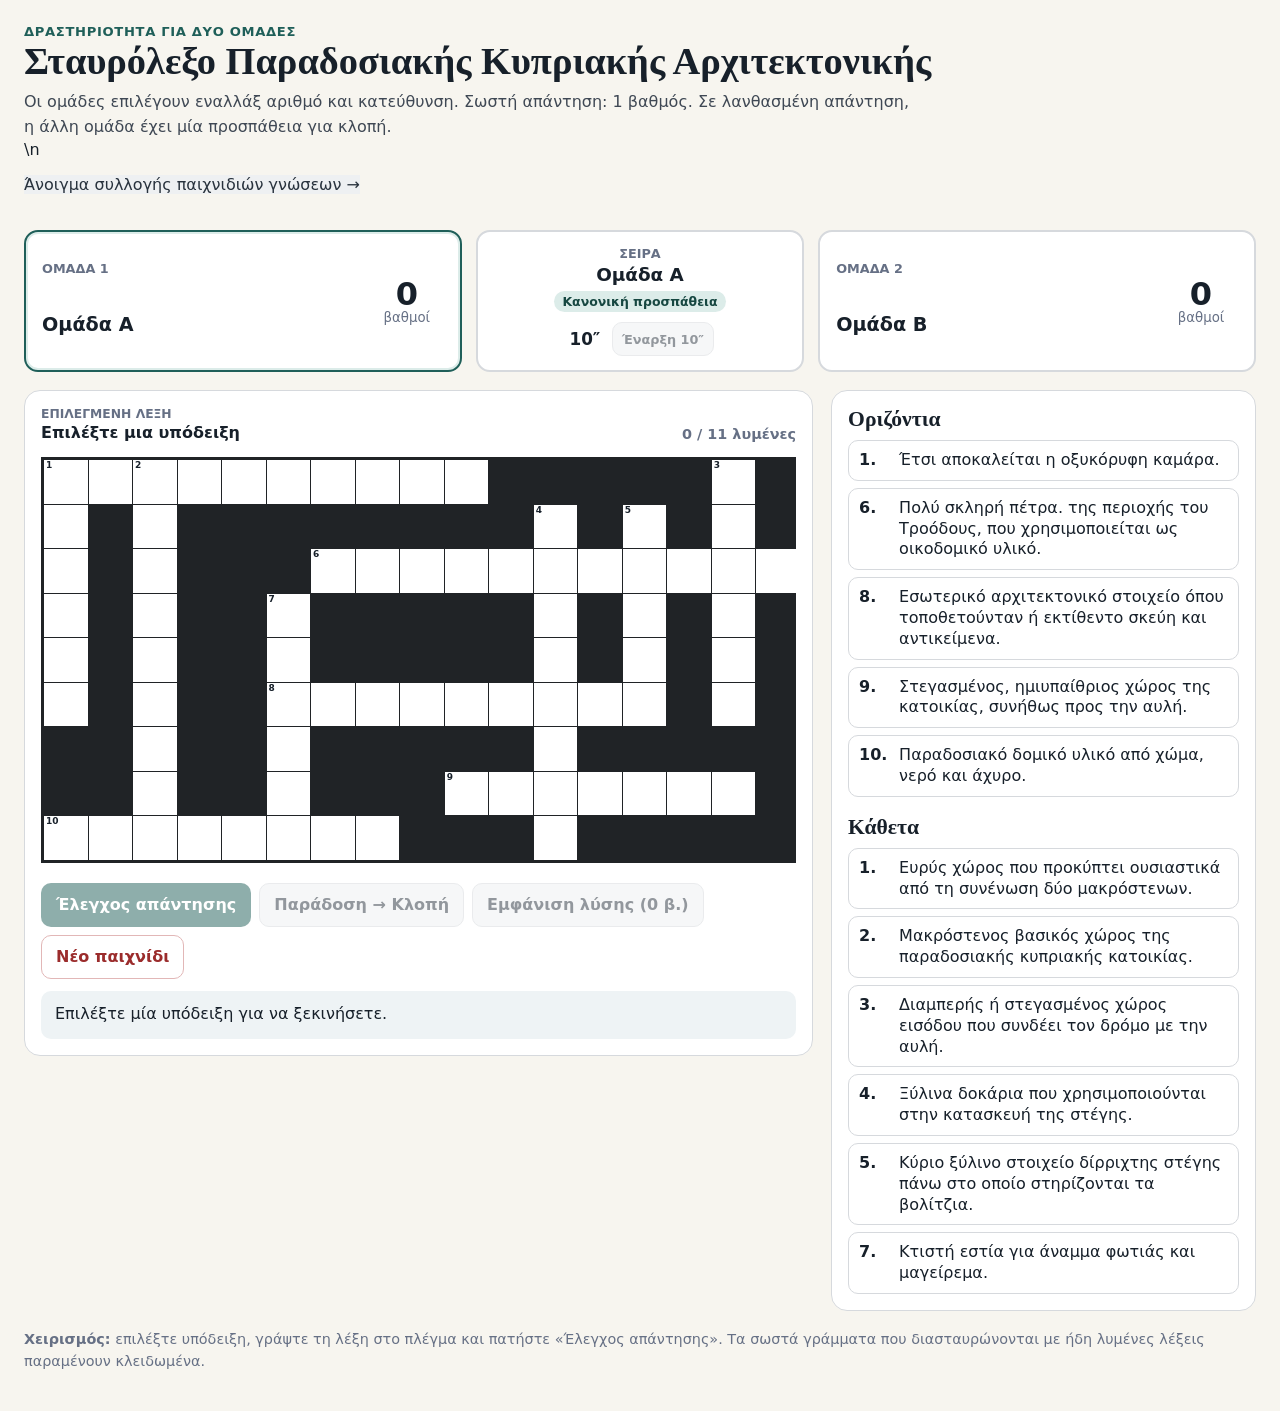
<file: index.html>
<!doctype html>
<html lang="el">
<head>
  <meta charset="utf-8">
  <meta name="viewport" content="width=device-width, initial-scale=1">
  <title>Σταυρόλεξο Παραδοσιακής Κυπριακής Αρχιτεκτονικής</title>
  <link rel="stylesheet" href="style.css">
</head>
<body>
  <main class="app" id="app">
    <header class="hero">
      <div>
        <p class="eyebrow">Δραστηριότητα για δύο ομάδες</p>
        <h1>Σταυρόλεξο Παραδοσιακής Κυπριακής Αρχιτεκτονικής</h1>
        <p class="intro">Οι ομάδες επιλέγουν εναλλάξ αριθμό και κατεύθυνση. Σωστή απάντηση: 1 βαθμός. Σε λανθασμένη απάντηση, η άλλη ομάδα έχει μία προσπάθεια για κλοπή.</p>\n        <p><a class="secondary" href="games/" style="display:inline-block;text-decoration:none">Άνοιγμα συλλογής παιχνιδιών γνώσεων →</a></p>
      </div>
    </header>

    <section class="scoreboard" aria-label="Βαθμολογία ομάδων">
      <div class="team-card active" id="teamCard0">
        <label for="teamName0">Ομάδα 1</label>
        <input id="teamName0" class="team-name" value="Ομάδα Α" maxlength="30" aria-label="Όνομα πρώτης ομάδας">
        <div class="score"><span id="score0">0</span><small>βαθμοί</small></div>
      </div>
      <div class="turn-card">
        <span class="turn-label">Σειρά</span>
        <strong id="turnText">Ομάδα Α</strong>
        <span class="mode-badge" id="modeBadge">Κανονική προσπάθεια</span>
        <div class="timer-row">
          <span class="timer" id="timer" aria-live="polite">10″</span>
          <button type="button" class="secondary small" id="timerBtn">Έναρξη 10″</button>
        </div>
      </div>
      <div class="team-card" id="teamCard1">
        <label for="teamName1">Ομάδα 2</label>
        <input id="teamName1" class="team-name" value="Ομάδα Β" maxlength="30" aria-label="Όνομα δεύτερης ομάδας">
        <div class="score"><span id="score1">0</span><small>βαθμοί</small></div>
      </div>
    </section>

    <section class="game-layout">
      <div class="board-panel">
        <div class="board-toolbar">
          <div>
            <span class="toolbar-label">Επιλεγμένη λέξη</span>
            <strong id="selectedLabel">Επιλέξτε μια υπόδειξη</strong>
          </div>
          <span id="progressText">0 / 11 λυμένες</span>
        </div>
        <div class="grid-wrap">
          <div id="crossword" class="crossword" role="grid" aria-label="Πλέγμα σταυρολέξου"></div>
        </div>
        <div class="controls">
          <button type="button" class="primary" id="checkBtn" disabled>Έλεγχος απάντησης</button>
          <button type="button" class="secondary" id="passBtn" disabled>Παράδοση → Κλοπή</button>
          <button type="button" class="secondary" id="revealBtn" disabled>Εμφάνιση λύσης (0 β.)</button>
          <button type="button" class="danger" id="resetBtn">Νέο παιχνίδι</button>
        </div>
        <div id="message" class="message info" aria-live="polite">Επιλέξτε μία υπόδειξη για να ξεκινήσετε.</div>
      </div>

      <aside class="clues-panel">
        <section>
          <h2>Οριζόντια</h2>
          <div id="acrossClues" class="clues"></div>
        </section>
        <section>
          <h2>Κάθετα</h2>
          <div id="downClues" class="clues"></div>
        </section>
      </aside>
    </section>

    <footer>
      <p><strong>Χειρισμός:</strong> επιλέξτε υπόδειξη, γράψτε τη λέξη στο πλέγμα και πατήστε «Έλεγχος απάντησης». Τα σωστά γράμματα που διασταυρώνονται με ήδη λυμένες λέξεις παραμένουν κλειδωμένα.</p>
      <p id="finalResult" class="final-result" hidden></p>
    </footer>
  </main>

  <script src="app-core.js"></script>
  <script src="app-render.js"></script>
  <script src="app-game.js"></script>
  <script src="app-init.js"></script>
</body>
</html>
</file>
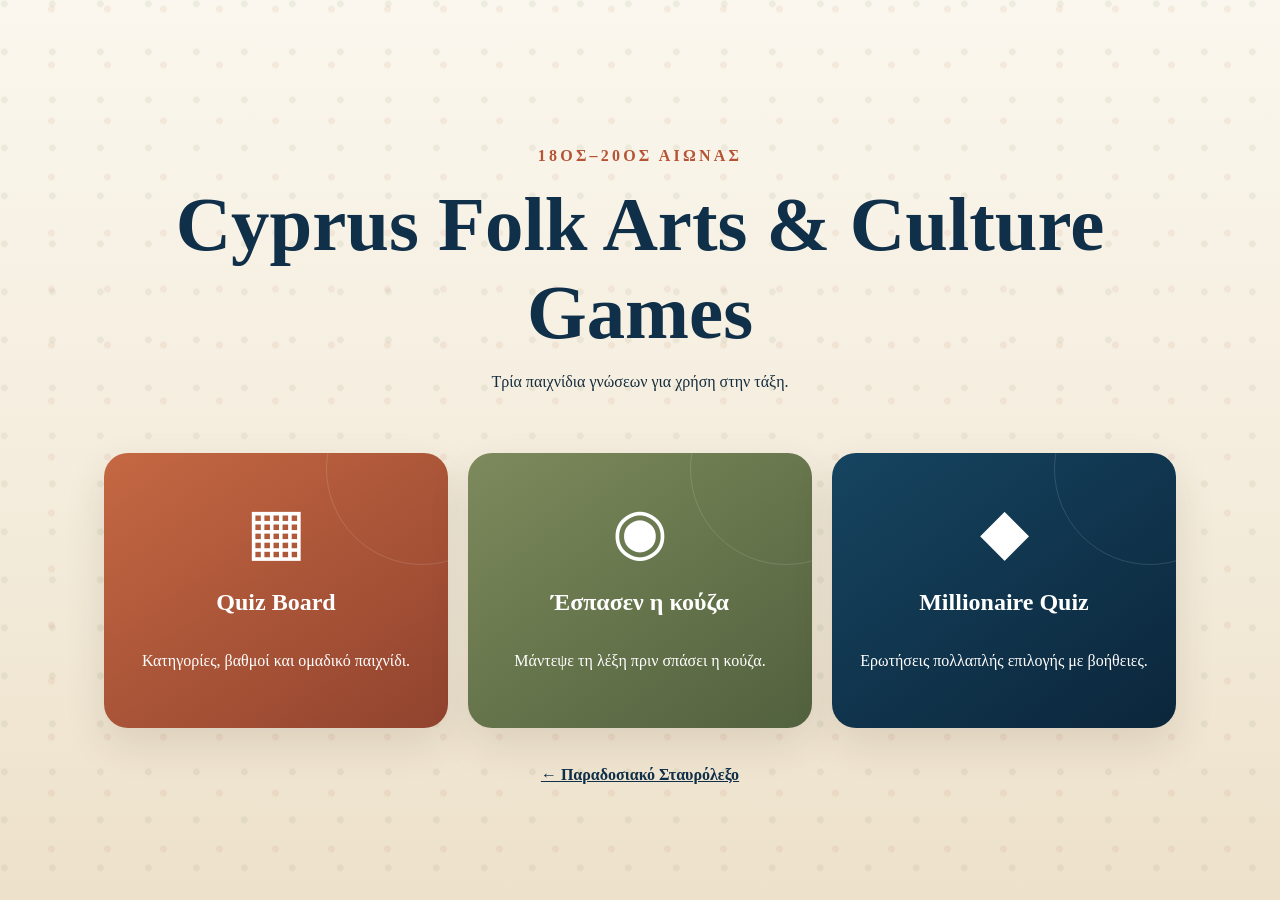
<file: games/index.html>
<!doctype html>
<html lang="el"><head><meta charset="utf-8"><meta name="viewport" content="width=device-width,initial-scale=1">
<title>Cyprus Folk Arts & Culture Games</title><link rel="stylesheet" href="shared.css"></head>
<body class="hub"><main class="hub-wrap">
<header><p class="eyebrow">18ος–20ός αιώνας</p><h1>Cyprus Folk Arts & Culture Games</h1><p>Τρία παιχνίδια γνώσεων για χρήση στην τάξη.</p></header>
<section class="game-grid">
<a class="game-card terracotta" href="quiz-board/"><span class="icon">▦</span><h2>Quiz Board</h2><p>Κατηγορίες, βαθμοί και ομαδικό παιχνίδι.</p></a>
<a class="game-card olive" href="kouza/"><span class="icon">◉</span><h2>Έσπασεν η κούζα</h2><p>Μάντεψε τη λέξη πριν σπάσει η κούζα.</p></a>
<a class="game-card navy" href="millionaire/"><span class="icon">◆</span><h2>Millionaire Quiz</h2><p>Ερωτήσεις πολλαπλής επιλογής με βοήθειες.</p></a>
</section><p class="back"><a href="../">← Παραδοσιακό Σταυρόλεξο</a></p></main></body></html>
</file>
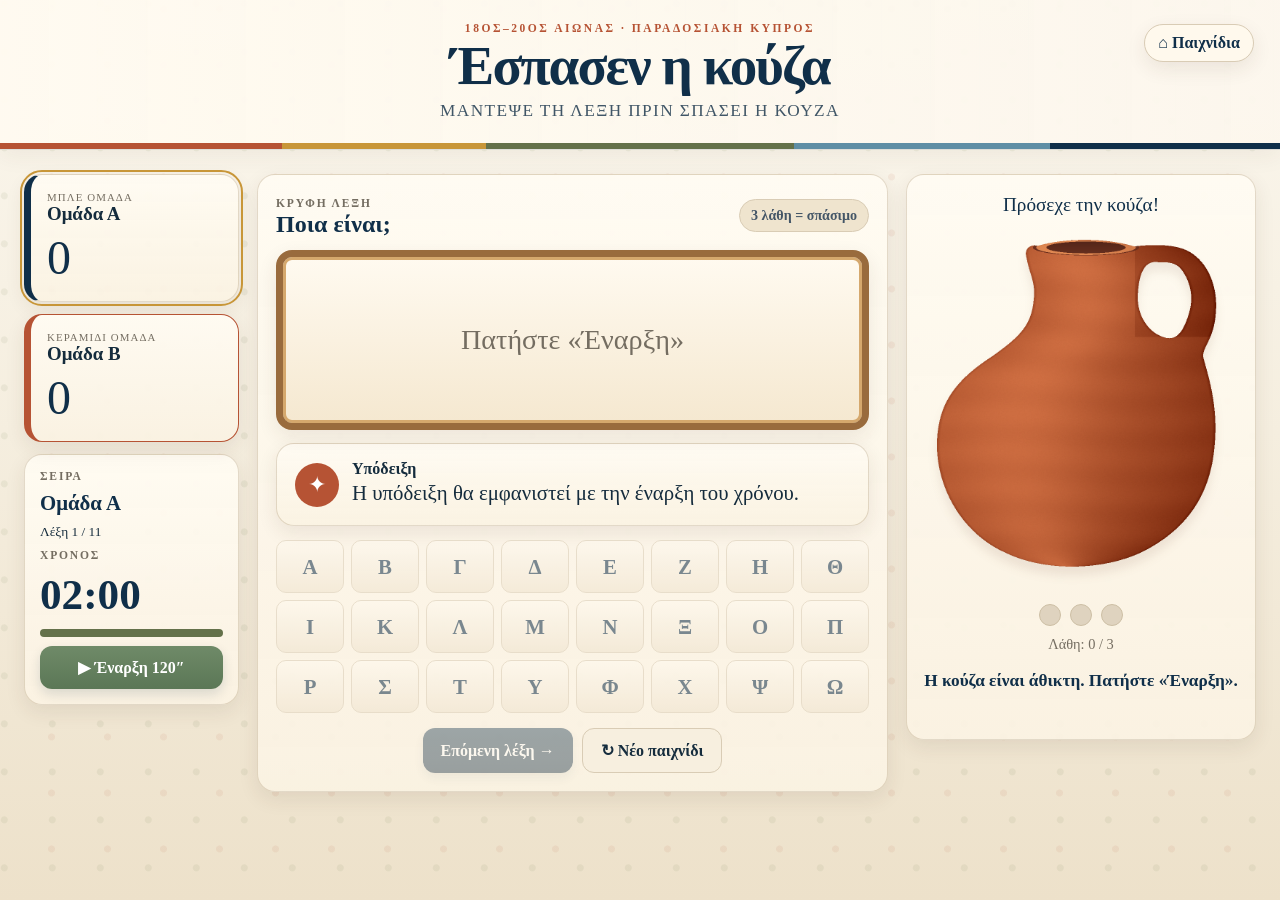
<file: games/kouza/index.html>
<!doctype html>
<html lang="el">
<head>
<meta charset="utf-8"><meta name="viewport" content="width=device-width,initial-scale=1">
<title>Έσπασεν η κούζα · Cyprus Folk Arts & Culture</title>
<link rel="stylesheet" href="../shared.css">
<style>
.kouza-shell{max-width:1500px}
.kouza-layout{display:grid;grid-template-columns:215px minmax(0,1fr) minmax(290px,350px);gap:18px;align-items:start}
.score-rail{display:grid;gap:12px;align-content:start}
.score-card{padding:16px;border-left:7px solid var(--navy);position:relative}
.score-card.b{border-color:var(--terracotta)}
.score-card.active{outline:2px solid var(--gold);outline-offset:2px}
.score-card small{display:block;text-transform:uppercase;letter-spacing:.1em;color:var(--muted);font-size:.68rem}
.score-card strong{font-size:1.18rem}
.big-score{display:block;font-size:3rem;color:var(--navy);margin-top:5px;font-variant-numeric:tabular-nums}
.turn-card{padding:15px;display:grid;gap:9px}
.turn-card strong{font-size:1.3rem;color:var(--navy)}
.timer{font-size:2.7rem;color:var(--navy);font-weight:bold;font-variant-numeric:tabular-nums;line-height:1.15}
.timer.urgent{color:var(--red)}
.time-track{height:8px;background:#ded2ba;border-radius:20px;overflow:hidden}
#timeBar{display:block;height:100%;width:100%;background:var(--olive)}
#timeBar.urgent{background:var(--terracotta)}
#start{width:100%}
.game-stage{padding:18px;min-width:0}
.stage-head{display:flex;justify-content:space-between;align-items:center;gap:10px;margin-bottom:12px;flex-wrap:wrap}
.stage-head h2{margin:0;color:var(--navy)}
.word-frame{min-height:180px;padding:24px 12px;display:grid;place-items:center;text-align:center;position:relative;background:linear-gradient(180deg,#fffaf0,#f5e8d0);border:7px solid #996b3d;border-radius:16px;box-shadow:inset 0 0 0 3px #d5a86d,var(--shadow-soft)}
.word{display:flex;justify-content:center;align-items:center;flex-wrap:wrap;gap:7px;max-width:100%;font-size:clamp(1.3rem,3.8vw,3.8rem);font-weight:700;color:var(--navy);line-height:1.2}
.word.waiting{font-size:clamp(1.05rem,2.2vw,1.8rem);color:var(--muted);font-weight:400}
.word-group{display:inline-flex;flex-wrap:wrap;justify-content:center;gap:5px}
.letter{display:inline-grid;place-items:center;min-width:.83em;height:1.3em;border-bottom:3px solid var(--navy)}
.letter.punct{border:0;min-width:.35em}
.letter.missed{color:var(--terracotta)}
.hint{margin-top:13px;padding:16px 18px;display:grid;grid-template-columns:auto 1fr;gap:13px;align-items:center}
.hint-icon{width:44px;height:44px;border-radius:50%;display:grid;place-items:center;background:var(--terracotta);color:white;font-size:1.4rem}
.hint b{display:block;margin-bottom:3px}.hint small{display:block;color:var(--muted);margin-top:4px}
#hint{font-size:clamp(1rem,1.65vw,1.3rem)}
.keyboard{display:grid;grid-template-columns:repeat(8,minmax(0,1fr));gap:7px;margin-top:14px}
.key{min-height:53px;padding:8px 2px;background:linear-gradient(180deg,#fffaf0,#efe3ce);border:1px solid var(--line);border-radius:10px;font-size:1.3rem;font-weight:700;color:var(--navy);cursor:pointer}
.key:focus-visible,.btn:focus-visible{outline:3px solid var(--gold);outline-offset:2px}
.key:disabled{opacity:.55;cursor:not-allowed}
.key.hit{background:#dce7d3;color:#294a31;border-color:#95ab89;opacity:1}
.key.miss{background:#f0d0c8;color:#96392e;border-color:#c9806c;opacity:1}
.controls{display:flex;gap:9px;justify-content:center;flex-wrap:wrap;margin-top:15px}
.kuza-panel{padding:19px 14px;display:grid;place-items:center;text-align:center;min-width:0}
.kuza-title{margin:0;color:var(--navy);font-size:1.2rem}
.kuza-art{display:block;width:100%;max-width:320px;height:auto;aspect-ratio:440/500;object-fit:contain;filter:drop-shadow(0 9px 5px #5d351b18);margin:7px auto}
.status{margin:8px 0 0;font-weight:700;font-size:1.08rem;color:var(--navy);min-height:3em;line-height:1.4}
.mistakes{color:var(--muted);font-size:.9rem;margin:0 0 8px}
.error-dots{display:flex;gap:9px;justify-content:center;margin:10px 0}
.error-dots span{width:22px;height:22px;border-radius:50%;background:#dfd3bf;border:1px solid #cdbfa5}
.error-dots span.used{background:var(--terracotta);border-color:#9c452e}
#roundCounter{font-variant-numeric:tabular-nums}
@media(max-width:1100px){.kouza-layout{grid-template-columns:190px minmax(0,1fr) minmax(220px,280px);gap:12px}.game-stage{padding:12px}.keyboard{grid-template-columns:repeat(6,1fr)}}
@media(max-width:900px){.kouza-layout{grid-template-columns:minmax(0,1fr) minmax(190px,32%)}.score-rail{grid-column:1/-1;grid-template-columns:1fr 1fr 1.2fr}.game-stage{grid-column:1}.kuza-panel{grid-column:2}.turn-card{padding:10px}}
@media(max-width:600px){.kouza-layout{grid-template-columns:1fr}.score-rail{grid-template-columns:1fr 1fr}.turn-card{grid-column:1/-1}.game-stage,.kuza-panel{grid-column:1}.word-frame{min-height:130px}.kuza-art{max-width:220px}.key{min-height:43px}.score-card{padding:10px}.big-score{font-size:2.2rem}}
</style>
</head>
<body>
<header class="topbar">
  <p class="era">18ος–20ός αιώνας · Παραδοσιακή Κύπρος</p>
  <h1>Έσπασεν η κούζα</h1>
  <p class="subtitle">Μάντεψε τη λέξη πριν σπάσει η κούζα</p>
  <a class="home-link" href="../">⌂ Παιχνίδια</a>
</header>
<main class="shell kouza-shell">
<div class="kouza-layout">
<aside class="score-rail" aria-label="Βαθμολογία και χρόνος">
<section id="cardA" class="score-card panel"><small>Μπλε ομάδα</small><strong>Ομάδα Α</strong><span id="scoreA" class="big-score">0</span></section>
<section id="cardB" class="score-card b panel"><small>Κεραμιδί ομάδα</small><strong>Ομάδα Β</strong><span id="scoreB" class="big-score">0</span></section>
<section class="turn-card panel"><span class="section-label">Σειρά</span><strong id="activeTeam">Ομάδα Α</strong><small id="roundCounter"></small><span class="section-label">Χρόνος</span><span id="timer" class="timer" role="timer">02:00</span><div class="time-track" aria-hidden="true"><span id="timeBar"></span></div><button id="start" class="btn alt" disabled>▶ Έναρξη 120″</button></section>
</aside>
<section class="game-stage panel">
<div class="stage-head"><div><span class="section-label">Κρυφή λέξη</span><h2>Ποια είναι;</h2></div><div><span id="letterCount" aria-live="polite"></span> <span class="badge">3 λάθη = σπάσιμο</span></div></div>
<div class="word-frame"><div id="word" class="word" aria-label="Κρυφή λέξη">Φόρτωση…</div></div>
<div class="hint panel"><span class="hint-icon">✦</span><div><b>Υπόδειξη</b><span id="hint"></span><small id="category"></small></div></div>
<div id="keyboard" class="keyboard" aria-label="Ελληνικό πληκτρολόγιο"></div>
<div class="controls"><button id="next" class="btn" disabled>Επόμενη λέξη →</button><button id="reset" class="btn light" disabled>↻ Νέο παιχνίδι</button></div>
</section>
<aside class="kuza-panel panel">
<p class="kuza-title">Πρόσεχε την κούζα!</p>
<img id="kouzaGraphic" class="kuza-art" src="assets/kouza-0.png" width="440" height="500" alt="Άθικτη φοινιώτικη κούζα">
<div id="errors" class="error-dots" aria-hidden="true"><span></span><span></span><span></span></div>
<p id="mistakes" class="mistakes">Λάθη: 0 / 3</p>
<p id="status" class="status" role="status" aria-live="polite">Φόρτωση λέξεων…</p>
</aside>
</div>
</main>
<script src="game.js?v=4"></script>
</body></html>
</file>
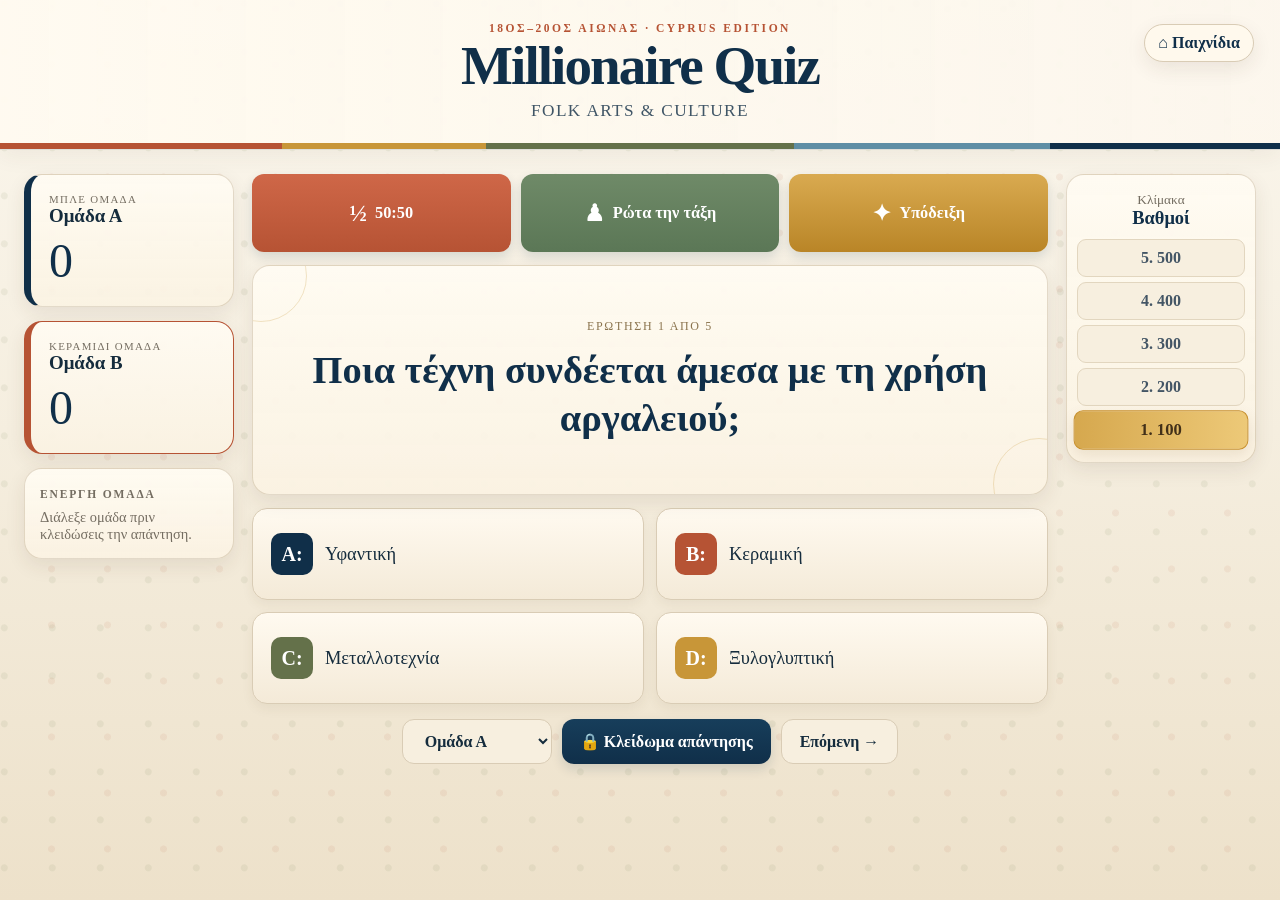
<file: games/millionaire/index.html>
<!doctype html>
<html lang="el">
<head>
<meta charset="utf-8"><meta name="viewport" content="width=device-width,initial-scale=1">
<title>Millionaire Quiz · Cyprus Folk Arts & Culture</title>
<link rel="stylesheet" href="../shared.css">
<style>
.million-shell{max-width:1500px}
.million-layout{display:grid;grid-template-columns:210px minmax(0,1fr) 190px;gap:18px;align-items:start}
.score-rail{display:grid;gap:14px;position:sticky;top:14px}.score-card{padding:18px;border-left:7px solid var(--navy)}.score-card.b{border-color:var(--terracotta)}.score-card small{display:block;text-transform:uppercase;letter-spacing:.12em;color:var(--muted);font-size:.68rem}.score-card strong{font-size:1.18rem}.score-card .big-score{display:block;font-size:3rem;color:var(--navy);margin-top:6px}
.center-stage{min-width:0}.lifelines{display:grid;grid-template-columns:repeat(3,1fr);gap:10px;margin-bottom:13px}.lifeline{min-height:78px;font-size:1.02rem;display:flex;gap:8px;align-items:center;justify-content:center}.life-icon{font-size:1.45rem}
.question{
  min-height:230px;padding:34px 38px;text-align:center;display:grid;place-items:center;position:relative;overflow:hidden
}
.question:before,.question:after{content:"";position:absolute;width:90px;height:90px;border:1px solid rgba(200,150,56,.25);border-radius:50%}.question:before{left:-38px;top:-36px}.question:after{right:-38px;bottom:-36px}
#counter{display:block;text-transform:uppercase;letter-spacing:.14em;color:#8b744e;font-size:.75rem;margin-bottom:12px}
#question{font-size:clamp(1.55rem,3vw,2.6rem);line-height:1.25;color:var(--navy);font-weight:700}
.answers{display:grid;grid-template-columns:1fr 1fr;gap:12px;margin-top:13px}
.answer{
  min-height:92px;padding:16px 18px;text-align:left;background:linear-gradient(180deg,#fffaf0,#f4ead8);
  border:1px solid var(--line);border-radius:15px;cursor:pointer;font-size:1.15rem;color:var(--ink);
  display:flex;gap:12px;align-items:center;box-shadow:0 5px 12px #533a1d10;transition:.14s transform,.14s border-color,.14s background
}
.answer:hover:not(:disabled){transform:translateY(-2px);border-color:#b99b68;background:white}
.answer b{
  flex:0 0 42px;width:42px;height:42px;border-radius:10px;display:grid;place-items:center;color:white;background:var(--navy);font-size:1.25rem
}
.answer:nth-child(2) b{background:var(--terracotta)}.answer:nth-child(3) b{background:var(--olive)}.answer:nth-child(4) b{background:var(--gold)}
.answer.selected{border:2px solid var(--gold);background:#fff0c7;box-shadow:0 0 0 4px rgba(200,150,56,.12)}
.answer.correct{background:#dcebd7;border:2px solid var(--green)}.answer.wrong{background:#f3d0c9;border:2px solid var(--red)}
.answer:disabled{cursor:default}
.controls{display:flex;gap:10px;justify-content:center;margin-top:15px;flex-wrap:wrap}
#team{min-width:150px}
#message{min-height:48px;margin:14px 0 0;text-align:center;font-weight:700;padding:10px 14px;color:#5d523d}
.ladder-panel{padding:13px 10px;position:sticky;top:14px}.ladder-head{text-align:center;margin:2px 0 10px}.ladder-head strong{display:block;color:var(--navy);font-size:1.15rem}.ladder-head small{color:var(--muted)}
.ladder{display:flex;flex-direction:column-reverse;gap:5px}
.step{padding:9px 8px;text-align:center;border-radius:9px;background:#f7efdf;border:1px solid #e2d6bf;font-weight:700;color:#435565}
.step.active{background:linear-gradient(90deg,#d6a84e,#edc978);color:#423019;border-color:#c7902e;transform:scale(1.04);box-shadow:0 5px 12px #7e5e2920}
@media(max-width:1050px){.million-layout{grid-template-columns:180px minmax(0,1fr)}.ladder-panel{display:none}}
@media(max-width:760px){.million-layout{grid-template-columns:1fr}.score-rail{position:static;grid-template-columns:1fr 1fr}.answers{grid-template-columns:1fr}.lifelines{grid-template-columns:1fr}.question{min-height:190px;padding:24px 18px}}
</style>
</head>
<body>
<header class="topbar">
  <p class="era">18ος–20ός αιώνας · Cyprus Edition</p>
  <h1>Millionaire Quiz</h1>
  <p class="subtitle">Folk Arts & Culture</p>
  <a class="home-link" href="../">⌂ Παιχνίδια</a>
</header>
<main class="shell million-shell">
  <div class="million-layout">
    <aside class="score-rail">
      <section class="score-card panel"><small>Μπλε ομάδα</small><strong>Ομάδα Α</strong><span id="scoreA" class="big-score">0</span></section>
      <section class="score-card b panel"><small>Κεραμιδί ομάδα</small><strong>Ομάδα Β</strong><span id="scoreB" class="big-score">0</span></section>
      <section class="panel" style="padding:15px"><span class="section-label">Ενεργή ομάδα</span><p style="margin:.45rem 0 0;color:var(--muted);font-size:.9rem">Διάλεξε ομάδα πριν κλειδώσεις την απάντηση.</p></section>
    </aside>
    <section class="center-stage">
      <div class="lifelines">
        <button class="btn warn lifeline" id="fifty"><span class="life-icon">½</span>50:50</button>
        <button class="btn alt lifeline" id="classBtn"><span class="life-icon">♟</span>Ρώτα την τάξη</button>
        <button class="btn gold lifeline" id="hintBtn"><span class="life-icon">✦</span>Υπόδειξη</button>
      </div>
      <div class="panel question"><div><small id="counter"></small><div id="question"></div></div></div>
      <div id="answers" class="answers"></div>
      <div class="controls">
        <select id="team" class="btn light"><option value="A">Ομάδα Α</option><option value="B">Ομάδα Β</option></select>
        <button id="lock" class="btn">🔒 Κλείδωμα απάντησης</button>
        <button id="next" class="btn light">Επόμενη →</button>
      </div>
      <p id="message"></p>
    </section>
    <aside class="ladder-panel panel"><div class="ladder-head"><small>Κλίμακα</small><strong>Βαθμοί</strong></div><div id="ladder" class="ladder"></div></aside>
  </div>
</main>
<script src="game.js"></script>
</body></html>
</file>
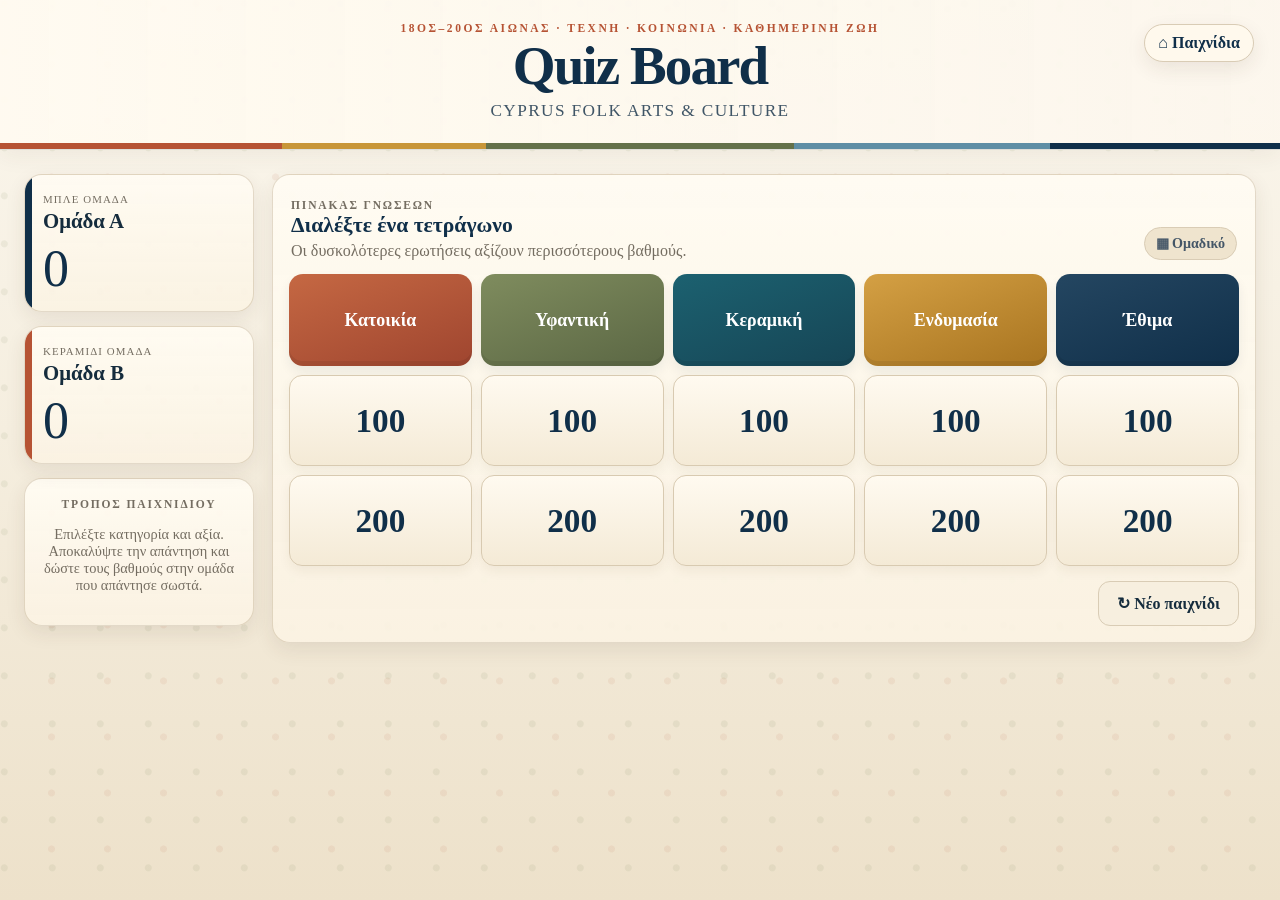
<file: games/quiz-board/index.html>
<!doctype html>
<html lang="el">
<head>
<meta charset="utf-8"><meta name="viewport" content="width=device-width,initial-scale=1">
<title>Quiz Board · Cyprus Folk Arts & Culture</title>
<link rel="stylesheet" href="../shared.css">
<style>
.quiz-shell{max-width:1500px}
.quiz-layout{display:grid;grid-template-columns:230px minmax(0,1fr);gap:18px;align-items:start}
.score-rail{display:grid;gap:14px;position:sticky;top:14px}
.score-card{padding:18px 18px 16px;overflow:hidden;position:relative}
.score-card:before{content:"";position:absolute;inset:0 auto 0 0;width:7px;background:var(--navy)}
.score-card.team-b:before{background:var(--terracotta)}
.score-card small{display:block;color:var(--muted);letter-spacing:.1em;text-transform:uppercase;font-size:.68rem;margin-bottom:4px}
.score-card strong{font-size:1.3rem}
.score-card .big-score{display:block;font-size:3.25rem;line-height:1;margin-top:10px;color:var(--navy);font-variant-numeric:tabular-nums}
.side-note{padding:16px;text-align:center;color:var(--muted);font-size:.9rem}
.board-wrap{padding:16px}
.board-head{display:flex;align-items:end;justify-content:space-between;gap:18px;padding:4px 2px 14px}
.board-head h2{margin:0;font-size:1.35rem;color:var(--navy)}.board-head p{margin:4px 0 0;color:var(--muted)}
.board{display:grid;gap:9px}
.cat-row,.q-row{display:grid;grid-template-columns:repeat(var(--cols),minmax(0,1fr));gap:9px}
.cat{
  min-height:92px;padding:15px 8px;color:white;text-align:center;border-radius:14px;
  background:linear-gradient(160deg,#1b4a64,var(--navy));font-size:clamp(.92rem,1.4vw,1.28rem);
  font-weight:700;display:grid;place-items:center;box-shadow:inset 0 -5px 0 #00000012,0 6px 12px #102f4912
}
.cat:nth-child(5n+1){background:linear-gradient(160deg,#c56843,#9f452f)}
.cat:nth-child(5n+2){background:linear-gradient(160deg,#7f8c5e,#5b6744)}
.cat:nth-child(5n+3){background:linear-gradient(160deg,#1c6170,#164555)}
.cat:nth-child(5n+4){background:linear-gradient(160deg,#d4a044,#a87420)}
.cat:nth-child(5n+5){background:linear-gradient(160deg,#244661,#102f49)}
.tile{
  min-height:91px;background:linear-gradient(180deg,#fffaf0,#f4ead6);border:1px solid #d8cab1;border-radius:13px;
  font-size:clamp(1.65rem,2.6vw,2.35rem);font-weight:700;color:var(--navy);cursor:pointer;
  box-shadow:0 5px 12px #553d2310;transition:.14s transform,.14s background,.14s box-shadow
}
.tile:hover{transform:translateY(-3px);background:white;box-shadow:0 10px 20px #553d2320}
.tile.used{visibility:hidden}
.tools{display:flex;gap:10px;justify-content:flex-end;margin-top:15px;flex-wrap:wrap}
#meta{display:inline-block;margin:0;background:#efe1c7;border-radius:999px;padding:8px 13px;color:#694c25;font-weight:700}
#answer{font-size:1.28rem;line-height:1.45;padding:18px;border-radius:14px;background:#e3ecd9;border:1px solid #b6c6aa;color:#31492d}
@media(max-width:900px){.quiz-layout{grid-template-columns:1fr}.score-rail{position:static;grid-template-columns:1fr 1fr}.side-note{grid-column:1/-1}.cat{min-height:72px}.tile{min-height:72px}}
@media(max-width:600px){.board-wrap{padding:9px}.cat-row,.q-row{gap:5px}.board{gap:5px}.cat{font-size:.72rem;padding:7px 3px;border-radius:8px}.tile{font-size:1.25rem;border-radius:8px}.score-rail{grid-template-columns:1fr 1fr}}
</style>
</head>
<body>
<header class="topbar">
  <p class="era">18ος–20ός αιώνας · Τέχνη · Κοινωνία · Καθημερινή ζωή</p>
  <h1>Quiz Board</h1>
  <p class="subtitle">Cyprus Folk Arts & Culture</p>
  <a class="home-link" href="../">⌂ Παιχνίδια</a>
</header>
<main class="shell quiz-shell">
  <div class="quiz-layout">
    <aside class="score-rail">
      <section class="score-card panel"><small>Μπλε ομάδα</small><strong>Ομάδα Α</strong><span id="scoreA" class="big-score">0</span></section>
      <section class="score-card team-b panel"><small>Κεραμιδί ομάδα</small><strong>Ομάδα Β</strong><span id="scoreB" class="big-score">0</span></section>
      <section class="side-note panel"><span class="section-label">Τρόπος παιχνιδιού</span><p>Επιλέξτε κατηγορία και αξία. Αποκαλύψτε την απάντηση και δώστε τους βαθμούς στην ομάδα που απάντησε σωστά.</p></section>
    </aside>
    <section class="board-wrap panel">
      <div class="board-head"><div><span class="section-label">Πίνακας γνώσεων</span><h2>Διαλέξτε ένα τετράγωνο</h2><p>Οι δυσκολότερες ερωτήσεις αξίζουν περισσότερους βαθμούς.</p></div><span class="badge">▦ Ομαδικό</span></div>
      <section id="board" class="board" aria-label="Πίνακας ερωτήσεων"></section>
      <div class="tools"><button class="btn light" id="reset">↻ Νέο παιχνίδι</button></div>
    </section>
  </div>
</main>
<div id="modal" class="modal hidden">
  <div class="modal-card">
    <p id="meta"></p>
    <h2 id="question"></h2>
    <p id="answer" hidden></p>
    <div class="actions">
      <button class="btn gold" id="show">◉ Αποκάλυψη απάντησης</button>
      <button class="btn alt" data-award="A">✓ Βαθμοί στην Α</button>
      <button class="btn warn" data-award="B">✓ Βαθμοί στη Β</button>
      <button class="btn light" id="close">Χωρίς βαθμούς</button>
    </div>
  </div>
</div>
<script src="game.js"></script>
</body></html>
</file>
<file: style.css>
:root{--ink:#17202a;--muted:#667085;--paper:#f7f5ef;--card:#ffffff;--line:#d6d9dd;--accent:#1f5f59;--accent-soft:#dcece9;--gold:#9b6b14;--gold-soft:#f6ecd6;--danger:#9b2c2c;--danger-soft:#f9e1e1;--success:#246b3a;--success-soft:#e0f1e5;--black:#202326;}*{box-sizing:border-box;}body{margin:0;color:var(--ink);background:var(--paper);font-family:system-ui,-apple-system,BlinkMacSystemFont,"Segoe UI",Arial,sans-serif;}button,input{font:inherit;}button{min-height:44px;cursor:pointer;}button:disabled{cursor:not-allowed;opacity:.5;}.app{max-width:1440px;margin:0 auto;padding:24px;}.hero{display:flex;gap:24px;justify-content:space-between;align-items:flex-start;margin-bottom:20px;}.hero h1{margin:2px 0 8px;font-family:Georgia,"Times New Roman",serif;font-size:clamp(1.75rem,3vw,2.7rem);line-height:1.08;}.eyebrow{margin:0;color:var(--accent);font-weight:800;text-transform:uppercase;letter-spacing:.05em;font-size:.82rem;}.intro{max-width:900px;margin:0;color:#3f4854;line-height:1.55;}.scoreboard{display:grid;grid-template-columns:1fr minmax(220px,.75fr) 1fr;gap:14px;margin-bottom:18px;}.team-card,.turn-card{background:var(--card);border:2px solid var(--line);border-radius:14px;padding:14px 16px;}.team-card{display:grid;grid-template-columns:1fr auto;grid-template-areas:"label score" "name score";gap:4px 16px;align-items:center;}.team-card.active{border-color:var(--accent);box-shadow:inset 0 0 0 2px var(--accent-soft);}.team-card label{grid-area:label;color:var(--muted);font-size:.8rem;font-weight:700;text-transform:uppercase;}.team-name{grid-area:name;min-width:0;width:100%;border:0;border-bottom:1px solid transparent;padding:4px 0;color:var(--ink);background:transparent;font-size:1.2rem;font-weight:800;}.team-name:focus{outline:none;border-bottom-color:var(--accent);}.score{grid-area:score;display:flex;flex-direction:column;align-items:center;min-width:74px;}.score span{font-size:2rem;line-height:1;font-weight:900;}.score small{color:var(--muted);}.turn-card{text-align:center;display:flex;flex-direction:column;align-items:center;justify-content:center;gap:3px;}.turn-label{color:var(--muted);font-size:.8rem;text-transform:uppercase;font-weight:700;}.turn-card strong{font-size:1.15rem;}.mode-badge{margin-top:3px;padding:3px 8px;border-radius:999px;background:var(--accent-soft);color:#164741;font-size:.78rem;font-weight:800;}.mode-badge.steal{background:var(--gold-soft);color:#67480f;}.timer-row{display:flex;align-items:center;gap:8px;margin-top:7px;}.timer{min-width:38px;font-variant-numeric:tabular-nums;font-size:1.05rem;font-weight:900;}.game-layout{display:grid;grid-template-columns:minmax(620px,1.3fr) minmax(320px,.7fr);gap:18px;align-items:start;}.board-panel,.clues-panel{background:var(--card);border:1px solid var(--line);border-radius:16px;padding:16px;}.board-toolbar{display:flex;justify-content:space-between;gap:12px;align-items:end;margin-bottom:12px;}.toolbar-label{display:block;color:var(--muted);font-size:.77rem;font-weight:700;text-transform:uppercase;}#selectedLabel{display:block;margin-top:2px;}#progressText{color:var(--muted);font-size:.9rem;font-weight:700;}.grid-wrap{overflow-x:auto;padding:3px 0 8px;}.crossword{--cell:clamp(34px,3.4vw,48px);display:grid;grid-template-columns:repeat(17,var(--cell));grid-template-rows:repeat(9,var(--cell));gap:1px;width:max-content;padding:1px;background:var(--black);border:2px solid var(--black);margin:0 auto;}.cell{position:relative;width:var(--cell);height:var(--cell);background:#fff;}.cell.block{background:var(--black);}.cell input{width:100%;height:100%;border:0;padding:7px 2px 1px;text-align:center;background:transparent;color:var(--ink);font-size:clamp(1.05rem,2.2vw,1.5rem);font-weight:800;text-transform:uppercase;}.cell input:focus{outline:3px solid var(--accent);outline-offset:-3px;}.cell.selected{background:var(--accent-soft);}.cell.crossing{background:#eef5f3;}.cell.locked{background:var(--success-soft);}.cell-number{position:absolute;z-index:2;top:1px;left:2px;font-size:9px;line-height:1;font-weight:800;pointer-events:none;}.controls{display:flex;flex-wrap:wrap;gap:8px;margin-top:12px;}button{border-radius:10px;padding:9px 14px;border:1px solid transparent;font-weight:800;}.primary{background:var(--accent);color:white;}.secondary{background:#eef0f2;color:#28323d;border-color:#d6d9dd;}.danger{background:#fff;color:var(--danger);border-color:#e2b7b7;}.small{min-height:34px;padding:5px 9px;font-size:.8rem;}.message{margin-top:12px;min-height:48px;border-radius:10px;padding:12px 14px;line-height:1.4;}.message.info{background:#eef3f5;}.message.success{background:var(--success-soft);color:#174a28;}.message.warning{background:var(--gold-soft);color:#5b4010;}.message.error{background:var(--danger-soft);color:#7c2222;}.clues-panel{display:grid;grid-template-columns:1fr;gap:18px;}.clues-panel h2{font-family:Georgia,"Times New Roman",serif;margin:0 0 8px;font-size:1.35rem;}.clues{display:grid;gap:7px;}.clue{width:100%;min-height:0;text-align:left;display:grid;grid-template-columns:32px 1fr;gap:8px;padding:9px 10px;border:1px solid var(--line);background:#fff;color:var(--ink);font-weight:500;line-height:1.3;}.clue:hover{border-color:#9ea5ad;}.clue.selected{border-color:var(--accent);background:var(--accent-soft);}.clue.solved{background:var(--success-soft);border-color:#b8d7c1;color:#315c3d;}.clue .n{font-weight:900;}.clue .winner{display:block;margin-top:3px;font-size:.75rem;font-weight:800;color:var(--success);}footer{margin-top:18px;color:var(--muted);line-height:1.5;font-size:.9rem;}.final-result{color:var(--ink);background:var(--gold-soft);border:1px solid #e7d3a8;border-radius:12px;padding:14px;font-size:1rem;}@media (max-width:900px){.app{padding:14px;}.hero{flex-direction:column;gap:10px;}.scoreboard{grid-template-columns:1fr 1fr;}.turn-card{grid-column:1 / -1;grid-row:2;}.game-layout{grid-template-columns:1fr;}.crossword{--cell:38px;margin-left:0;}}@media (max-width:520px){.scoreboard{grid-template-columns:1fr;}.turn-card{grid-column:auto;grid-row:auto;}.board-toolbar{align-items:flex-start;flex-direction:column;}.controls button{flex:1 1 100%;}}
</file>
<file: games/shared.css>
:root{
  --cream:#f5eedf;--cream-2:#ede1ca;--paper:#fffaf0;--paper-2:#f8f0df;
  --navy:#102f49;--navy-2:#173e5b;--terracotta:#b65334;--terracotta-2:#d17a4c;
  --olive:#64714a;--olive-2:#87936a;--gold:#c89638;--gold-soft:#e5c37c;
  --ink:#152c3d;--muted:#746d61;--line:#d9ccb5;--green:#5b7756;--red:#b84d3e;
  --shadow:0 16px 40px rgba(65,49,30,.12);--shadow-soft:0 7px 20px rgba(65,49,30,.09);
  --radius:18px;
}
*{box-sizing:border-box}
html{min-height:100%;background:var(--cream)}
body{
  margin:0;min-height:100vh;color:var(--ink);
  font-family:Georgia,"Times New Roman",serif;
  background:
    radial-gradient(circle at 9% 8%,rgba(108,124,78,.09) 0 3px,transparent 4px),
    radial-gradient(circle at 92% 16%,rgba(182,83,52,.08) 0 3px,transparent 4px),
    linear-gradient(180deg,#fbf7ee 0%,var(--cream) 48%,var(--cream-2) 100%);
  background-size:48px 48px,56px 56px,100% 100%;
}
body:before,body:after{content:"";position:fixed;z-index:-1;pointer-events:none;border-radius:50%;filter:blur(2px)}
body:before{width:360px;height:360px;left:-180px;top:24%;background:rgba(182,83,52,.08)}
body:after{width:430px;height:430px;right:-240px;bottom:4%;background:rgba(100,113,74,.09)}
button,a,select,input{font:inherit}
button{touch-action:manipulation}
.topbar{
  min-height:150px;padding:22px 92px 20px;text-align:center;position:relative;
  background:
    linear-gradient(90deg,rgba(255,250,240,.98),rgba(252,247,237,.93)),
    repeating-linear-gradient(90deg,transparent 0 48px,rgba(16,47,73,.03) 48px 49px);
  border-bottom:1px solid rgba(16,47,73,.13);box-shadow:0 6px 22px rgba(65,49,30,.06);
}
.topbar:after{
  content:"";position:absolute;left:0;right:0;bottom:0;height:6px;
  background:linear-gradient(90deg,var(--terracotta) 0 22%,var(--gold) 22% 38%,var(--olive) 38% 62%,#5f8ea5 62% 82%,var(--navy) 82% 100%);
}
.topbar .era{margin:0 0 6px;text-transform:uppercase;letter-spacing:.22em;font-size:.72rem;font-weight:700;color:var(--terracotta)}
.topbar h1{font-size:clamp(2.15rem,4.3vw,4.7rem);line-height:.95;margin:0;color:var(--navy);letter-spacing:-.035em}
.subtitle{margin:.55rem 0 0;color:#405667;letter-spacing:.08em;font-size:clamp(.86rem,1.45vw,1.08rem);text-transform:uppercase}
.home-link{
  position:absolute;right:26px;top:24px;color:var(--navy);text-decoration:none;font-weight:700;
  background:#fff9ed;border:1px solid var(--line);padding:9px 13px;border-radius:999px;box-shadow:var(--shadow-soft)
}
.home-link:hover{transform:translateY(-1px);background:white}
.shell{max-width:1500px;margin:auto;padding:24px}
.panel{
  background:linear-gradient(180deg,rgba(255,251,242,.97),rgba(250,242,226,.94));
  border:1px solid rgba(168,146,113,.32);border-radius:var(--radius);box-shadow:var(--shadow-soft)
}
.team-strip{display:flex;gap:12px;flex-wrap:wrap;margin-bottom:18px}
.team{
  flex:1;min-width:180px;padding:13px 18px;border-left:7px solid var(--navy);
  display:flex;justify-content:space-between;align-items:center;position:relative;overflow:hidden
}
.team:after{content:"";position:absolute;width:80px;height:80px;right:-34px;top:-35px;border:1px solid rgba(16,47,73,.1);border-radius:50%}
.team.b{border-color:var(--terracotta)}
.team b{font-size:1.12rem}
.score{font-size:2.15rem;font-weight:700;color:var(--navy);font-variant-numeric:tabular-nums}
.btn{
  border:0;border-radius:12px;padding:12px 18px;cursor:pointer;background:linear-gradient(180deg,var(--navy-2),var(--navy));
  color:white;font-weight:700;box-shadow:0 5px 12px rgba(16,47,73,.14);transition:transform .12s ease,filter .12s ease,box-shadow .12s ease
}
.btn:hover:not(:disabled){transform:translateY(-2px);filter:brightness(1.04);box-shadow:0 8px 18px rgba(16,47,73,.18)}
.btn:active:not(:disabled){transform:translateY(0)}
.btn.alt{background:linear-gradient(180deg,#6f8a68,var(--green))}
.btn.warn{background:linear-gradient(180deg,#cf6748,var(--terracotta))}
.btn.gold{background:linear-gradient(180deg,#d9aa50,#b98527)}
.btn.light{background:#f7efdf;color:var(--ink);border:1px solid var(--line);box-shadow:none}
.btn:disabled{opacity:.42;cursor:not-allowed;filter:grayscale(.2)}
.badge{display:inline-flex;align-items:center;gap:.4rem;border-radius:999px;padding:7px 11px;background:#efe4ce;border:1px solid var(--line);font-weight:700;color:#445667;font-size:.88rem}
.section-label{text-transform:uppercase;letter-spacing:.16em;font-size:.72rem;font-weight:700;color:var(--muted)}
.modal{
  position:fixed;inset:0;background:rgba(10,29,43,.82);backdrop-filter:blur(7px);
  display:grid;place-items:center;padding:20px;z-index:20
}
.modal.hidden{display:none}
.modal-card{
  max-width:900px;width:100%;padding:34px 38px;background:
  linear-gradient(rgba(255,250,240,.98),rgba(250,240,221,.98));
  border-radius:24px;border:1px solid var(--gold-soft);box-shadow:0 30px 80px #0006;text-align:center;position:relative;overflow:hidden
}
.modal-card:before{content:"";position:absolute;left:0;right:0;top:0;height:8px;background:linear-gradient(90deg,var(--terracotta),var(--gold),var(--olive),var(--navy))}
.modal-card h2{font-size:clamp(1.7rem,3.4vw,2.8rem);line-height:1.2;margin:20px 0;color:var(--navy)}
.actions{display:flex;gap:12px;justify-content:center;flex-wrap:wrap;margin-top:22px}

/* launcher */
.hub{display:grid;place-items:center}
.hub-wrap{max-width:1120px;padding:58px 24px;text-align:center}
.hub header{padding:30px 20px 8px}
.hub h1{font-size:clamp(2.5rem,6vw,5rem);margin:.18em 0;color:var(--navy)}
.eyebrow{letter-spacing:.2em;text-transform:uppercase;color:var(--terracotta);font-weight:700}
.game-grid{display:grid;grid-template-columns:repeat(auto-fit,minmax(250px,1fr));gap:20px;margin:38px 0}
.game-card{
  color:white;text-decoration:none;padding:32px 28px;border-radius:24px;min-height:275px;display:flex;flex-direction:column;
  justify-content:center;position:relative;overflow:hidden;box-shadow:var(--shadow);transition:.18s transform,.18s box-shadow
}
.game-card:before{content:"";position:absolute;width:190px;height:190px;border:1px solid #ffffff22;border-radius:50%;right:-70px;top:-80px}
.game-card:hover{transform:translateY(-6px);box-shadow:0 22px 45px #0003}
.terracotta{background:linear-gradient(145deg,#c56843,#91432e)}.olive{background:linear-gradient(145deg,#7d8a5c,#52613e)}.navy{background:linear-gradient(145deg,#164460,#0b263b)}
.icon{font-size:4rem}.back a{color:var(--navy);font-weight:700}

@media(max-width:760px){
  .topbar{padding:18px 16px 20px;min-height:130px}.home-link{position:static;display:inline-block;margin-top:13px}
  .shell{padding:14px}.modal-card{padding:28px 18px}.team-strip{gap:8px}.team{min-width:145px;padding:10px 13px}
}
</file>
